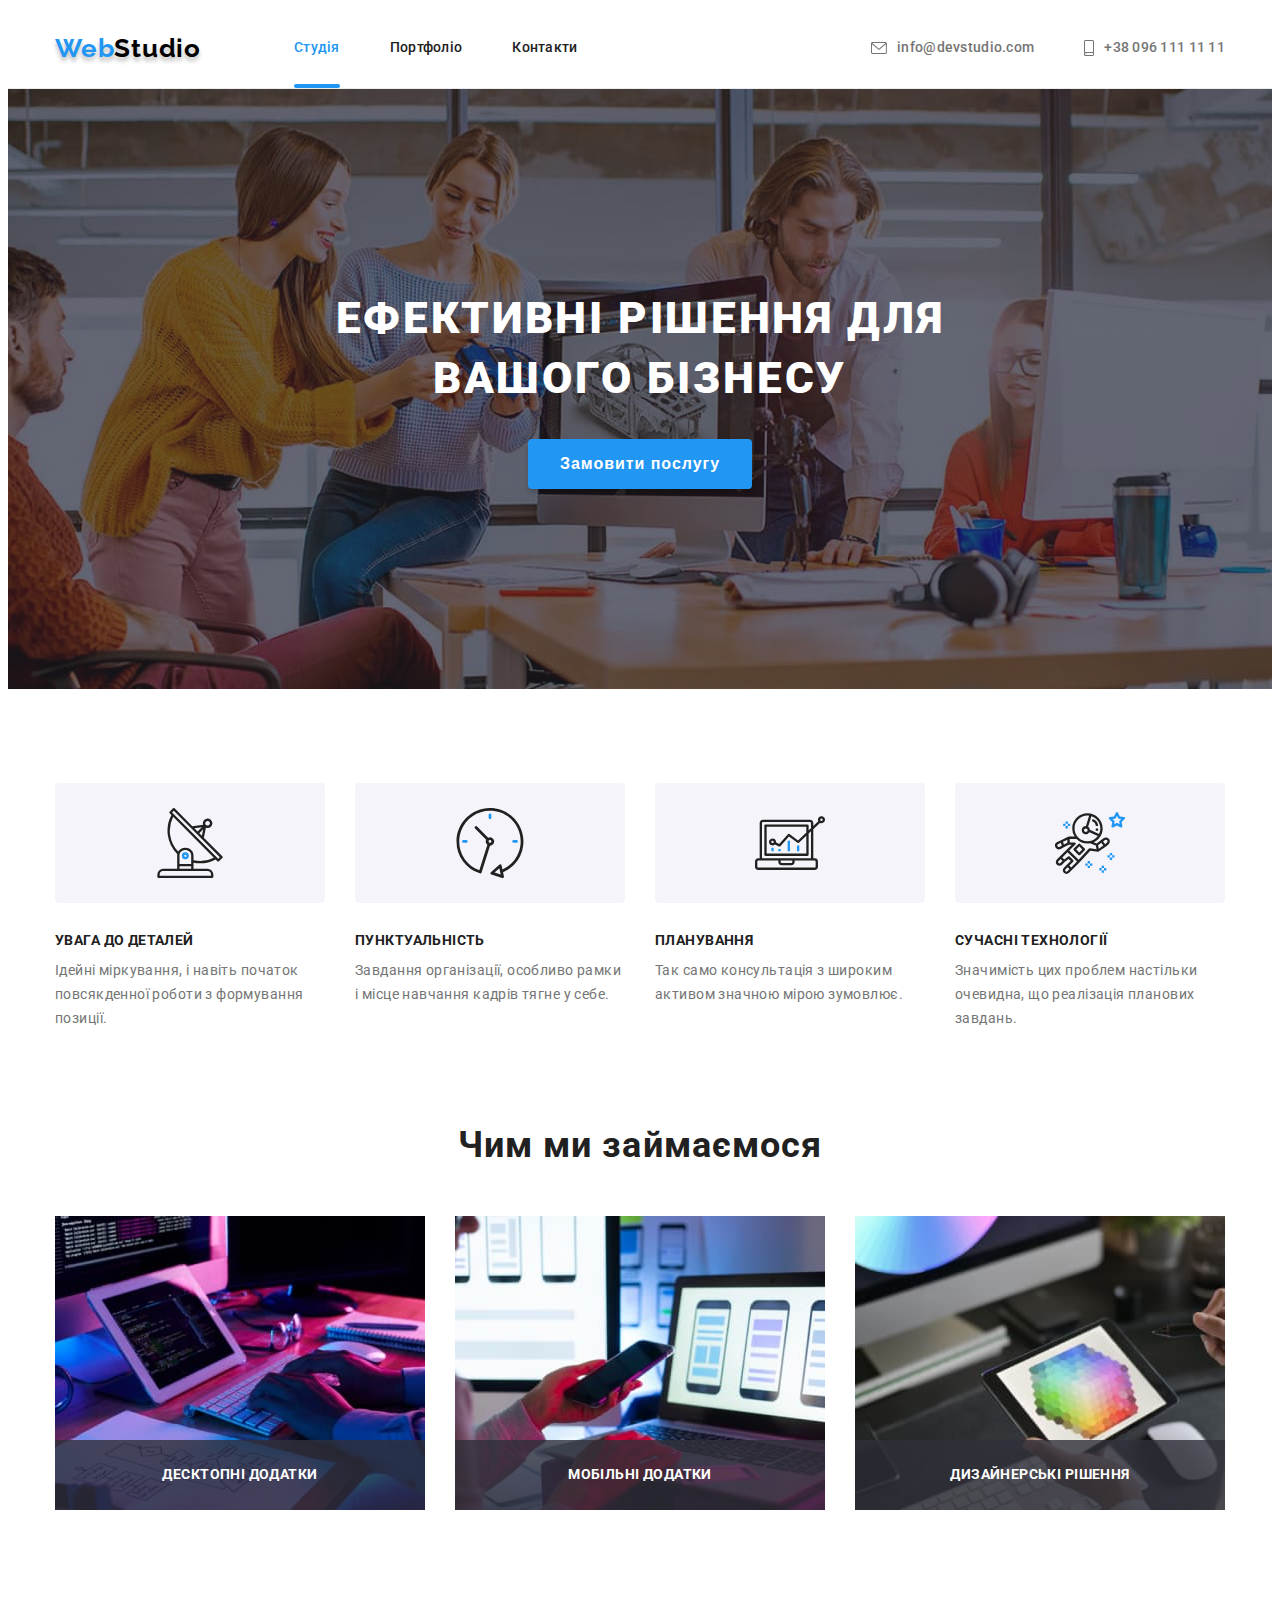
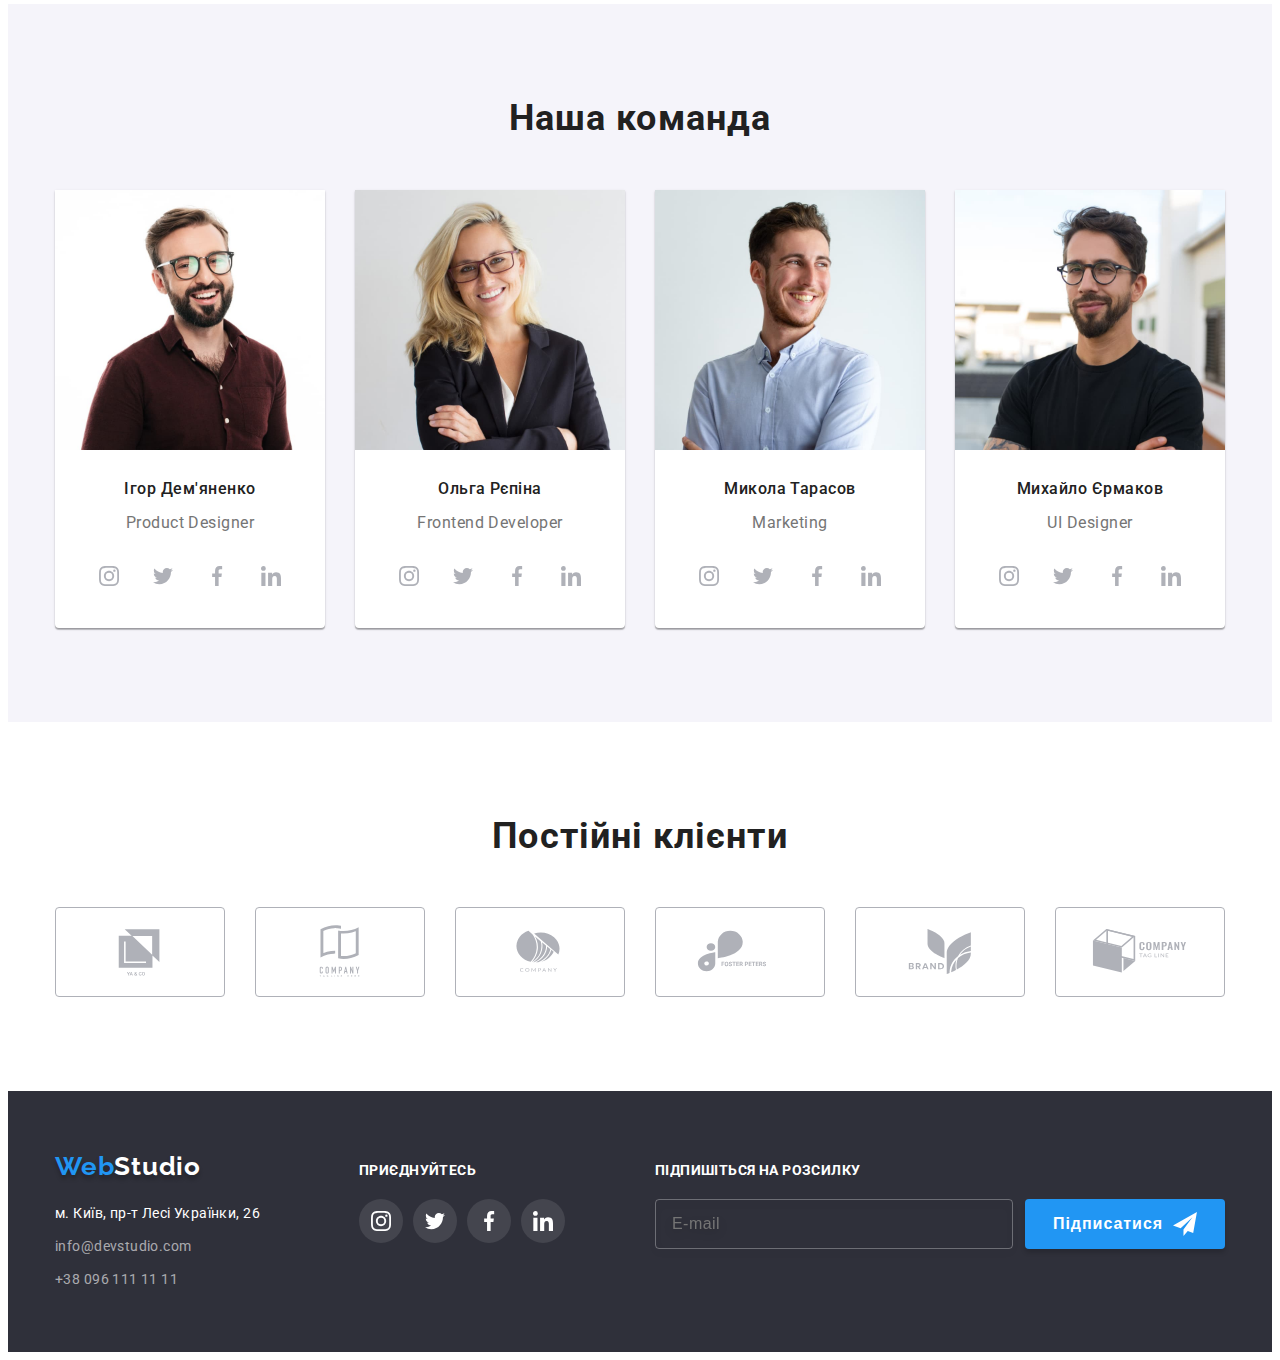
<file: index.html>
<!DOCTYPE html>
<html lang="uk">

<head>
    <meta charset="UTF-8" />
    <meta http-equiv="X-UA-Compatible" content="IE=edge" />
    <meta name="viewport" content="width=device-width, initial-scale=1.0" />
    <title>Студія</title>
    <link rel="preconnect" href="https://fonts.googleapis.com" />
    <link rel="preconnect" href="https://fonts.gstatic.com" crossorigin />
    <link
        href="https://fonts.googleapis.com/css2?family=Raleway:wght@700&family=Roboto:wght@400;500;700;900&display=swap"
        rel="stylesheet" />
    <!-- Normalize -->
    <link rel="stylesheet" href="https://cdnjs.cloudflare.com/ajax/libs/modern-normalize/1.1.0/modern-normalize.min.css"
        integrity="sha512-wpPYUAdjBVSE4KJnH1VR1HeZfpl1ub8YT/NKx4PuQ5NmX2tKuGu6U/JRp5y+Y8XG2tV+wKQpNHVUX03MfMFn9Q=="
        crossorigin="anonymous" referrerpolicy="no-referrer" />
    <!-- Styles  -->
    <link rel="stylesheet" href="./css/main.min.css" />
</head>

<body>
    <!--- HEADER --->
    <header class="header">
        <div class="container header__container">
            <nav class="navigation">
                <a class="logo logo--header navigation__logo link" href="./index.html">
                    <span class="logo__type">Web</span>Studio</a>
                <ul class="menu list">
                    <li class="menu__item link">
                        <a class="menu__link link current" href="./index.html"> Студія</a>
                    </li>
                    <li class="menu__item link">
                        <a class="menu__link link" href="./portfolio.html"> Портфоліо</a>
                    </li>
                    <li class="menu__item link">
                        <a class="menu__link link" href="#"> Контакти</a>
                    </li>
                </ul>
            </nav>
            <div class="contact header__contact">
                <ul class="contact__list list">
                    <li class="link">
                        <a class="contact__mail link" href="mailto:info@devstudio.com">
                            <svg class="contact__icon" width="16px" height="12px">
                                <use href="./images/icons.svg#icon-mail"></use>
                            </svg>
                            info@devstudio.com</a>
                    </li>
                    <li class="link">
                        <a class="contact__tel link" href="tel:+380961111111">
                            <svg class="contact__icon" width="10px" height="16px">
                                <use href="./images/icons.svg#icon-smartphone"></use>
                            </svg>
                            +38 096 111 11 11</a>
                    </li>
                </ul>
            </div>
            <button type="button" class="menu-open " data-menu-open>
                <svg class="icon-menu" width="40" height="40">
                    <use href="./images/icons.svg#icon-menu"></use>
                </svg>
            </button>
        </div>

        <div class="mob-menu is-hidden" data-menu>
            <div class="container">
                <div class="mob-menu-top">
                    <button type="button" class="mob-menu-close " data-menu-close>
                        <svg class="icon-close-mob" width="24" height="24">
                            <use href="./images/icons.svg#icon-close-black"></use>
                        </svg>
                    </button>
                    <ul class="mob-menu-list list">
                        <li class="mob-menu-item link">
                            <a class="mob-menu-link link mob-current" href="./index.html"> Студія</a>
                        </li>
                        <li class="mob-menu-item link">
                            <a class="mob-menu-link link" href="./portfolio.html"> Портфоліо</a>
                        </li>
                        <li class="mob-menu-item link">
                            <a class="mob-menu-link link" href="#"> Контакти</a>
                        </li>
                    </ul>
                </div>
                <div class="mob-menu-bottom">
                    <div class="mob-contact">
                        <ul class="mob-contact-list list">
                            <li class="mob-contact-item link">
                                <a class="mob-contact-tel link" href="tel:+380961111111"> +38 096 111 11 11</a>
                            </li>
                            <li class="mob-contact-item link">
                                <a class="mob-contact-mail link" href="mailto:info@devstudio.com">
                                    info@devstudio.com</a>
                            </li>
                        </ul>
                    </div>
                    <ul class="mob-soc-list list">
                        <li class="mob-soc-item">
                            <a href="" class="mob-soc-link link"> Instagram </a>
                        </li>
                        <li class="mob-soc-item">
                            <a href="" class="mob-soc-link link"> Twitter </a>
                        </li>
                        <li class="mob-soc-item">
                            <a href="" class="mob-soc-link link"> Facebook </a>
                        </li>
                        <li class="mob-soc-item">
                            <a href="" class="mob-soc-link link"> LinkedIn </a>
                        </li>
                    </ul>
                </div>
            </div>
        </div>
    </header>

    <!-- Main banner -->
    <main>
        <!-- Unique page content -->
        <section class="hero section">
            <div class="container">
                <h1 class="hero__title">Ефективні рішення для вашого бізнесу</h1>
                <button type="button" class="btn btn--hero" data-modal-open>Замовити послугу</button>
            </div>
        </section>
        <!-- Our advantages -->
        <section class="feature section">
            <div class="container">
                <h2 class="visually-hidden">Наші переваги</h2>
                <ul class="feature feature__list list">
                    <li class="feature__item">
                        <div class="feature__icon">
                            <svg width="70px" height="70px">
                                <use href="./images/icons.svg#icon-antenna-1"></use>
                            </svg>
                        </div>
                        <h3 class="feature__title">Увага до деталей</h3>
                        <p class="featute__text">
                            Ідейні міркування, і навіть початок повсякденної роботи з формування позиції.
                        </p>
                    </li>
                    <li class="feature__item">
                        <div class="feature__icon">
                            <svg width="70px" height="70px">
                                <use href="./images/icons.svg#icon-clock-1"></use>
                            </svg>
                        </div>
                        <h3 class="feature__title">Пунктуальність</h3>
                        <p class="featute__text">
                            Завдання організації, особливо рамки і місце навчання кадрів тягне у себе.
                        </p>
                    </li>

                    <li class="feature__item">
                        <div class="feature__icon">
                            <svg width="70px" height="70px">
                                <use href="./images/icons.svg#icon-diagram-1"></use>
                            </svg>
                        </div>
                        <h3 class="feature__title">Планування</h3>
                        <p class="featute__text">
                            Так само консультація з широким активом значною мірою зумовлює.
                        </p>
                    </li>

                    <li class="feature__item">
                        <div class="feature__icon">
                            <svg width="70px" height="70px">
                                <use href="./images/icons.svg#icon-astronaut-1"></use>
                            </svg>
                        </div>
                        <h3 class="feature__title">Сучасні технології</h3>
                        <p class="featute__text">
                            Значимість цих проблем настільки очевидна, що реалізація планових завдань.
                        </p>
                    </li>
                </ul>
            </div>
        </section>
        <!-- What are we doing? -->
        <section class="work section">
            <div class="container">
                <h2 class="section-title">Чим ми займаємося</h2>
                <ul class="work-list">
                    <li class="work-item list">
                        <picture>
                            <source srcset="./images/general/img_1.jpg 1x, 
                 ./images/general/img_1-2x.jpg 2x" media="(min-width: 1200px)" />
                            <img class="work-item-img" src="./images/general/img_1.jpg" alt="офіс веб студії"
                                width="370" height="294" />
                        </picture>


                        <p class="work-title-wrapper">Десктопні додатки</p>
                    </li>
                    <li class="work-item list">
                        <picture>
                            <source srcset="./images/general/box_2.jpg 1x, 
                 ./images/general/box_2-2x.jpg 2x" media="(min-width: 1200px)" />
                            <img class="work-item-img" src="./images/general/box_2.jpg" alt="офіс веб студії"
                                width="370" height="294" />
                        </picture>

                        <p class="work-title-wrapper">Мобільні додатки</p>
                    </li>
                    <li class="work-item list">
                        <picture>
                            <source srcset="./images/general/box_3.jpg 1x, 
                 ./images/general/box_3-2x.jpg 2x" media="(min-width: 1200px)" />
                            <img class="work-item-img" src="./images/general/box_3.jpg" alt="офіс веб студії"
                                width="370" height="294" />
                        </picture>

                        <p class="work-title-wrapper">Дизайнерські рішення</p>
                    </li>
                </ul>
            </div>
        </section>
        <!-- Our team -->
        <section class="team section">
            <div class="container">
                <h2 class="section-title">Наша команда</h2>
                <ul class="team-list list">
                    <li class="team-item">
                        <picture>
                            <source srcset="./images/team/team-card-1.jpg 1x, 
                  ./images/team/team-card-1-2x.jpg 2x" media="(min-width: 1200px)" />
                            <source srcset="
                    ./images/team/team-card-1-tab.jpg    1x,
                    ./images/team/team-card-1-tab-2x.jpg 2x
                  " media="(min-width: 768px)" />
                            <source srcset="
                    ./images/team/team-card-1-mob.jpg    1x,
                    ./images/team/team-card-1-mob-2x.jpg 2x
                  " media="(max-width: 767px)" />
                            <img src="./images/team/team-card-1-mob.jpg" alt="фото Ігоря Дем'яненка (Product Designer)"
                                width="450" height="260" />
                        </picture>

                        <div class="team-wrap">
                            <h3 class="team-item-title">Ігор Дем'яненко</h3>
                            <p class="team-text" lang="en">Product Designer</p>
                            <ul class="team-soc-list list">
                                <li class="team-soc-item">
                                    <a href="" class="team-soc-link link">
                                        <svg class="team-soc-icon" width="20px" height="20px">
                                            <use href="./images/icons.svg#icon-instagram"></use>
                                        </svg>
                                    </a>
                                </li>
                                <li class="team-soc-item">
                                    <a href="" class="team-soc-link link">
                                        <svg class="team-soc-icon" width="20px" height="20px">
                                            <use href="./images/icons.svg#icon-twitter"></use>
                                        </svg>
                                    </a>
                                </li>
                                <li class="team-soc-item">
                                    <a href="" class="team-soc-link link">
                                        <svg class="team-soc-icon" width="20px" height="20px">
                                            <use href="./images/icons.svg#icon-facebook"></use>
                                        </svg>
                                    </a>
                                </li>
                                <li class="team-soc-item">
                                    <a href="" class="team-soc-link link">
                                        <svg class="team-soc-icon" width="20px" height="20px">
                                            <use href="./images/icons.svg#icon-linkedin"></use>
                                        </svg>
                                    </a>
                                </li>
                            </ul>
                        </div>
                    </li>
                    <li class="team-item">
                        <picture>
                            <source srcset="./images/team/team-card-2.jpg 1x, ./images/team/team-card-2-2x.jpg 2x"
                                media="(min-width: 1200px)" />
                            <source srcset="
                    ./images/team/team-card-2-tab.jpg    1x,
                    ./images/team/team-card-2-tab-2x.jpg 2x
                  " media="(min-width: 768px)" />
                            <source srcset="
                    ./images/team/team-card-2-mob.jpg    1x,
                    ./images/team/team-card-2-mob-2x.jpg 2x
                  " media="(max-width: 767px)" />

                            <img src="./images/team/team-card-2-mob.jpg" alt="фото Ольги Рєпіної (Frontend Developer) "
                                width="450" height="260" />
                        </picture>

                        <div class="team-wrap">
                            <h3 class="team-item-title">Ольга Рєпіна</h3>
                            <p class="team-text" lang="en">Frontend Developer</p>

                            <ul class="team-soc-list list">
                                <li class="team-soc-item">
                                    <a href="" class="team-soc-link link">
                                        <svg class="team-soc-icon" width="20px" height="20px">
                                            <use href="./images/icons.svg#icon-instagram"></use>
                                        </svg>
                                    </a>
                                </li>
                                <li class="team-soc-item">
                                    <a href="" class="team-soc-link link">
                                        <svg class="team-soc-icon" width="20px" height="20px">
                                            <use href="./images/icons.svg#icon-twitter"></use>
                                        </svg>
                                    </a>
                                </li>
                                <li class="team-soc-item">
                                    <a href="" class="team-soc-link link">
                                        <svg class="team-soc-icon" width="20px" height="20px">
                                            <use href="./images/icons.svg#icon-facebook"></use>
                                        </svg>
                                    </a>
                                </li>
                                <li class="team-soc-item">
                                    <a href="" class="team-soc-link link">
                                        <svg class="team-soc-icon" width="20px" height="20px">
                                            <use href="./images/icons.svg#icon-linkedin"></use>
                                        </svg>
                                    </a>
                                </li>
                            </ul>
                        </div>
                    </li>
                    <li class="team-item">
                        <picture>
                            <source srcset="./images/team/team-card-3.jpg 1x, 
                  ./images/team/team-card-3-2x.jpg 2x" media="(min-width: 1200px)" />
                            <source srcset="
                    ./images/team/team-card-3-tab.jpg    1x,
                    ./images/team/team-card-3-tab-2x.jpg 2x
                  " media="(min-width: 767px)" />
                            <source srcset="
                    ./images/team/team-card-3-mob.jpg    1x,
                    ./images/team/team-card-3-mob-2x.jpg 2x
                  " media="(max-width: 768px)" />

                            <img src="./images/team/team-card-3-mob.jpg" alt="фото Микола Тарасов (Marketing) "
                                width="450" height="260" />
                        </picture>

                        <div class="team-wrap">
                            <h3 class="team-item-title">Микола Тарасов</h3>
                            <p class="team-text" lang="en">Marketing</p>
                            <ul class="team-soc-list list">
                                <li class="team-soc-item">
                                    <a href="" class="team-soc-link link">
                                        <svg class="team-soc-icon" width="20px" height="20px">
                                            <use href="./images/icons.svg#icon-instagram"></use>
                                        </svg>
                                    </a>
                                </li>
                                <li class="team-soc-item">
                                    <a href="" class="team-soc-link link">
                                        <svg class="team-soc-icon" width="20px" height="20px">
                                            <use href="./images/icons.svg#icon-twitter"></use>
                                        </svg>
                                    </a>
                                </li>
                                <li class="team-soc-item">
                                    <a href="" class="team-soc-link link">
                                        <svg class="team-soc-icon" width="20px" height="20px">
                                            <use href="./images/icons.svg#icon-facebook"></use>
                                        </svg>
                                    </a>
                                </li>
                                <li class="team-soc-item">
                                    <a href="" class="team-soc-link link">
                                        <svg class="team-soc-icon" width="20px" height="20px">
                                            <use href="./images/icons.svg#icon-linkedin"></use>
                                        </svg>
                                    </a>
                                </li>
                            </ul>
                        </div>
                    </li>
                    <li class="team-item">
                        <picture>
                            <source srcset="./images/team/team-card-4.jpg 1x, 
                  ./images/team/team-card-4-2x.jpg 2x" media="(min-width: 1200px)" />
                            <source srcset="
                    ./images/team/team-card-4-tab.jpg    1x,
                    ./images/team/team-card-4-tab-2x.jpg 2x
                  " media="(min-width: 768px)" />
                            <source srcset="
                    ./images/team/team-card-4-mob.jpg    1x,
                    ./images/team/team-card-4-mob-2x.jpg 2x
                  " media="(max-width: 767px)" />

                            <img src="./images/team/team-card-4-mob.jpg" alt="фото Михайла Єрмакова (UI Designer) "
                                width="450" height="260" />
                        </picture>
                        <div class="team-wrap">
                            <h3 class="team-item-title">Михайло Єрмаков</h3>
                            <p class="team-text" lang="en">UI Designer</p>
                            <ul class="team-soc-list list">
                                <li class="team-soc-item">
                                    <a href="" class="team-soc-link link">
                                        <svg class="team-soc-icon" width="20px" height="20px">
                                            <use href="./images/icons.svg#icon-instagram"></use>
                                        </svg>
                                    </a>
                                </li>
                                <li class="team-soc-item">
                                    <a href="" class="team-soc-link link">
                                        <svg class="team-soc-icon" width="20px" height="20px">
                                            <use href="./images/icons.svg#icon-twitter"></use>
                                        </svg>
                                    </a>
                                </li>
                                <li class="team-soc-item">
                                    <a href="" class="team-soc-link link">
                                        <svg class="team-soc-icon" width="20px" height="20px">
                                            <use href="./images/icons.svg#icon-facebook"></use>
                                        </svg>
                                    </a>
                                </li>
                                <li class="team-soc-item">
                                    <a href="" class="team-soc-link link">
                                        <svg class="team-soc-icon" width="20px" height="20px">
                                            <use href="./images/icons.svg#icon-linkedin"></use>
                                        </svg>
                                    </a>
                                </li>
                            </ul>
                        </div>
                    </li>
                </ul>
            </div>
        </section>
        <!-- Clients -->
        <section class="section">
            <div class="container">
                <h2 class="section-title">Постійні клієнти</h2>
                <ul class="test-list list">
                    <li class="test-item">
                        <a href="" class="test-link link">
                            <svg class="test-soc-icon" width="106px" height="60px">
                                <use href="./images/icons.svg#icon-logo-1"></use>
                            </svg>
                        </a>
                    </li>
                    <li class="test-item">
                        <a href="" class="test-link link">
                            <svg class="test-soc-icon" width="106px" height="60px">
                                <use href="./images/icons.svg#icon-logo-2"></use>
                            </svg>
                        </a>
                    </li>
                    <li class="test-item">
                        <a href="" class="test-link link">
                            <svg class="test-soc-icon" width="106px" height="60px">
                                <use href="./images/icons.svg#icon-logo-3"></use>
                            </svg>
                        </a>
                    </li>
                    <li class="test-item">
                        <a href="" class="test-link link">
                            <svg class="test-soc-icon" width="106px" height="60px">
                                <use href="./images/icons.svg#icon-logo-4"></use>
                            </svg>
                        </a>
                    </li>
                    <li class="test-item">
                        <a href="" class="test-link link">
                            <svg class="test-soc-icon" width="106px" height="60px">
                                <use href="./images/icons.svg#icon-logo-5"></use>
                            </svg>
                        </a>
                    </li>
                    <li class="test-item">
                        <a href="" class="test-link link">
                            <svg class="test-soc-icon" width="106px" height="60px">
                                <use href="./images/icons.svg#icon-logo-6"></use>
                            </svg>
                        </a>
                    </li>
                </ul>
            </div>
        </section>
    </main>
    <!-- footer of the page -->
    <footer class="footer">
        <div class="container footer-container">
            <div class="footer-tablet container">
                <div class="contacts">
                    <a class="logo logo--footer link" href="./index.html">
                        <span class="logo__type">Web</span>Studio</a>
                    <address class="footer-adress">
                        <ul class="footer-list">
                            <li class="footer-item list">
                                <a class="footer-item-link link" href="https://goo.gl/maps/CPtrU1FHBa2aNyZL9"
                                    target="_blank" rel="noopener noreferrer nofollow">
                                    м. Київ, пр-т Лесі Українки, 26</a>
                            </li>
                            <li class="footer-item list">
                                <a class="footer-mail-link link" href="mailto:info@devstudio.com">
                                    info@devstudio.com
                                </a>
                            </li>
                            <li class="footer-item list">
                                <a class="footer-tel-link link" href="tel:+380961111111"> +38 096 111 11 11</a>
                            </li>
                        </ul>
                    </address>
                </div>

                <div class="container-socials">
                    <h2 class="socials">Приєднуйтесь</h2>
                    <ul class="footer-soc-list list">
                        <li class="footer-soc-item">
                            <a href="" class="footer-soc-link link">
                                <svg class="footer-soc-icon" width="20px" height="20px">
                                    <use href="./images/icons.svg#icon-instagram"></use>
                                </svg>
                            </a>
                        </li>
                        <li class="footer-soc-item">
                            <a href="" class="footer-soc-link link">
                                <svg class="footer-soc-icon" width="20px" height="20px">
                                    <use href="./images/icons.svg#icon-twitter"></use>
                                </svg>
                            </a>
                        </li>
                        <li class="footer-soc-item">
                            <a href="" class="footer-soc-link link">
                                <svg class="footer-soc-icon" width="20px" height="20px">
                                    <use href="./images/icons.svg#icon-facebook"></use>
                                </svg>
                            </a>
                        </li>
                        <li class="footer-soc-item">
                            <a href="" class="footer-soc-link link">
                                <svg class="footer-soc-icon" width="20px" height="20px">
                                    <use href="./images/icons.svg#icon-linkedin"></use>
                                </svg>
                            </a>
                        </li>
                    </ul>
                </div>
            </div>
            <div class="container-form">
                <form class="footer-form">
                    <div class="footer-field">
                        <div class="footer-label-wrap">
                            <label for="footer-email" class="footer-label"> Підпишіться на розсилку </label>
                        </div>
                        <div class="footer-form-wrap">
                            <input type="email" name="fotter-email" class="footer-input" placeholder="E-mail"
                                id="footer-email" required />
                            <button type="submit" class="btn footer-btn">
                                Підписатися
                                <svg class="footer-icon" width="24px" height="24px">
                                    <use href="./images/icons.svg#icon-icon-send-1"></use>
                                </svg>
                            </button>
                        </div>
                    </div>
                </form>
            </div>
        </div>
    </footer>
    <div class="backdrop is-hidden" data-modal>
        <div class="modal">
            <button type="button" class="modal-close" data-modal-close>
                <svg class="modal-close-icon" width="18" height="18">
                    <use href="./images/icons.svg#icon-close-black"></use>
                </svg>
            </button>
            <p class="modal-title">Залиште свої дані, ми вам передзвонимо</p>
            <form class="modal-form">
                <div class="modal-field">
                    <label for="user-name" class="input-label"> Ім'я </label>
                    <div class="input-wrap">
                        <input type="text" name="user-name" class="modal-input" placeholder id="user-name" required />
                        <svg class="modal-icon" width="18px" height="18px">
                            <use href="./images/icons.svg#icon-person"></use>
                        </svg>
                    </div>
                </div>

                <div class="modal-field">
                    <label for="user-tel" class="input-label"> Телефон</label>
                    <div class="input-wrap">
                        <input type="tel" name="user-tel" class="modal-input" title="+380 (96) 111 11 11" id="user-tel"
                            placeholder required />
                        <svg class="modal-icon" width="18px" height="18px">
                            <use href="./images/icons.svg#icon-phone"></use>
                        </svg>
                    </div>
                </div>

                <div class="modal-field">
                    <label for="user-email" class="input-label"> Пошта</label>
                    <div class="input-wrap">
                        <input type="email" name="user-email" class="modal-input" placeholder required
                            id="user-email" />
                        <svg class="modal-icon" width="18px" height="18px">
                            <use href="./images/icons.svg#icon-email"></use>
                        </svg>
                    </div>
                </div>

                <div class="modal-coment-wrap">
                    <label for="user-coment" class="input-label"> Коментар</label>
                    <div class="input-wrap">
                        <textarea name="user-coment" id="user-coment" class="modal-coment"
                            placeholder="Введіть текст"></textarea>
                    </div>
                </div>

                <div class="modal-checked">
                    <div class="input-wrap">
                        <label class="label">
                            <input type="checkbox" name="license" value="license" class="checkbox" />
                            <span class="checked-icon"> </span>
                            Погоджуюся з розсилкою та приймаю
                            <a href="" class="link"> <span class="check-link"> Умови договору </span></a>
                        </label>
                    </div>
                </div>

                <button type="submit" class="form-btn">Відправити</button>
            </form>
        </div>
    </div>
    <script src="./js/modal.js"></script>
    <script src="./js/menu.js"></script>
</body>

</html>
</file>
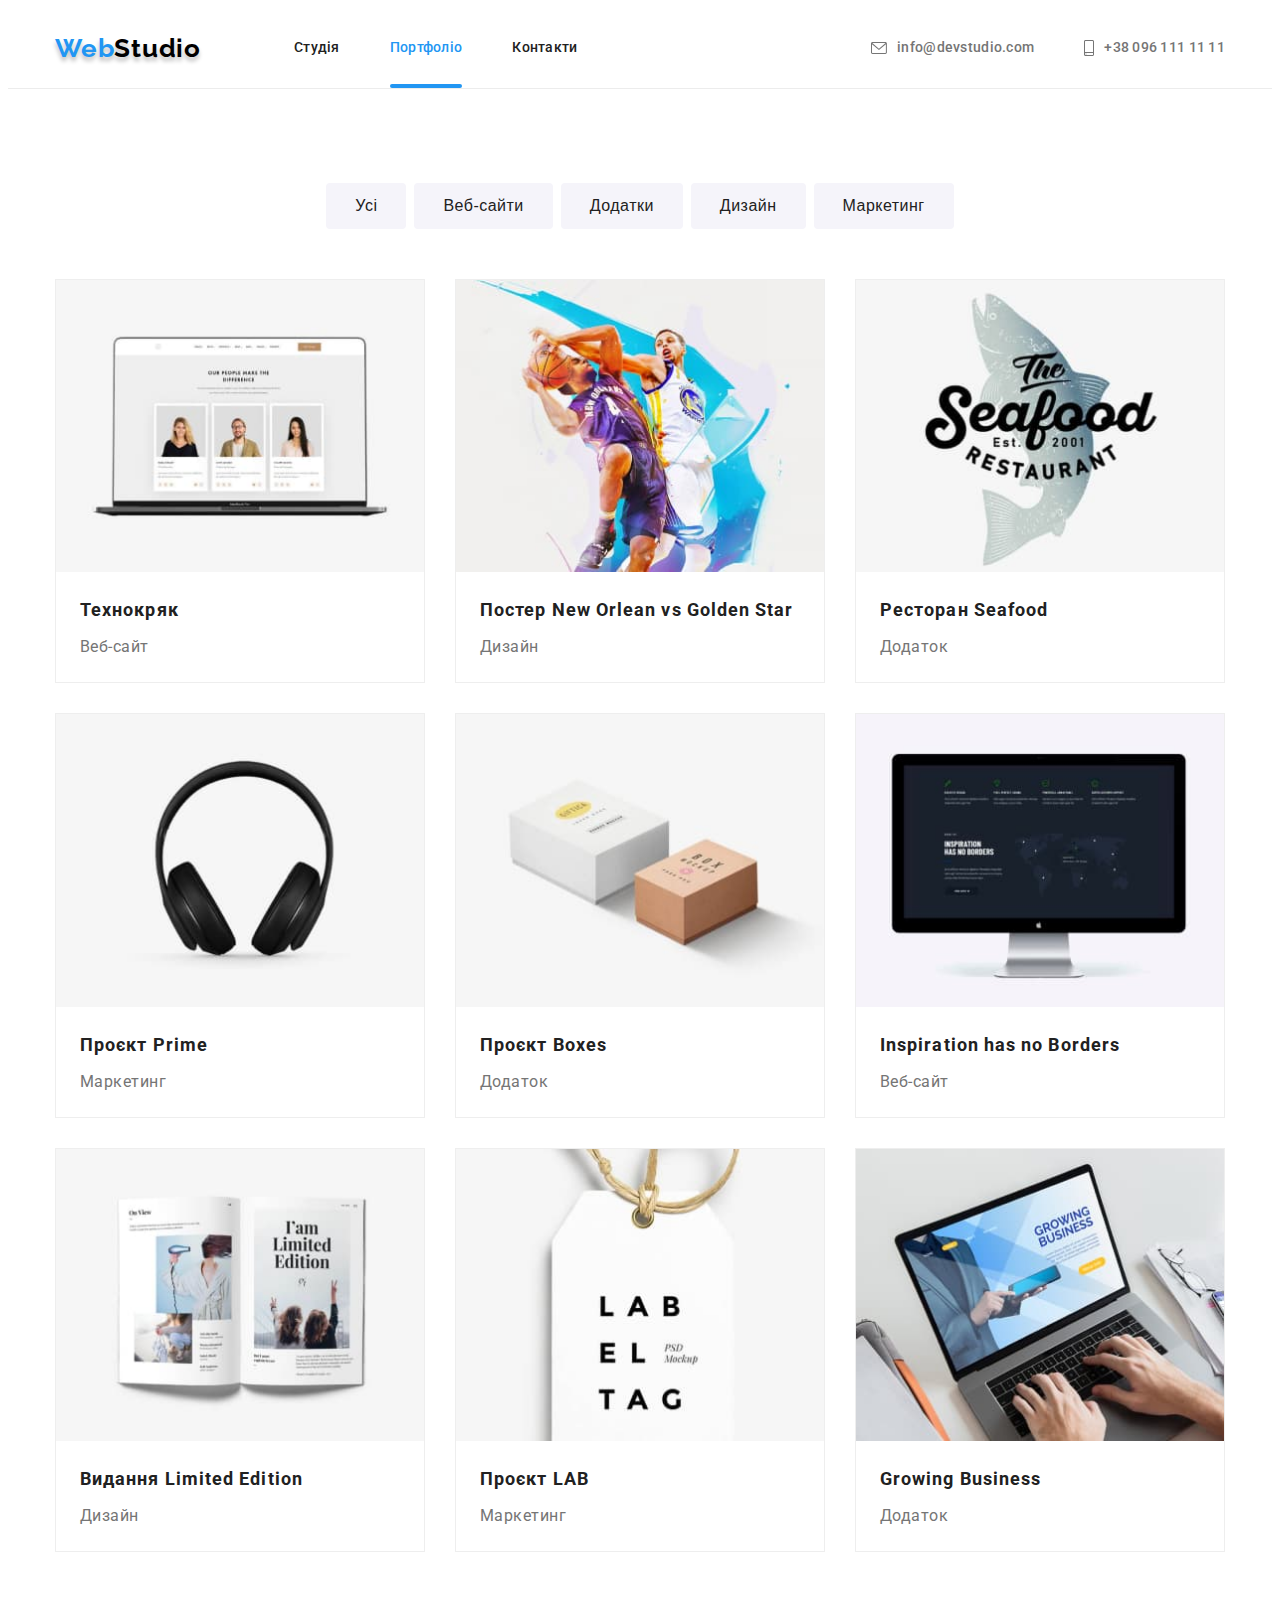
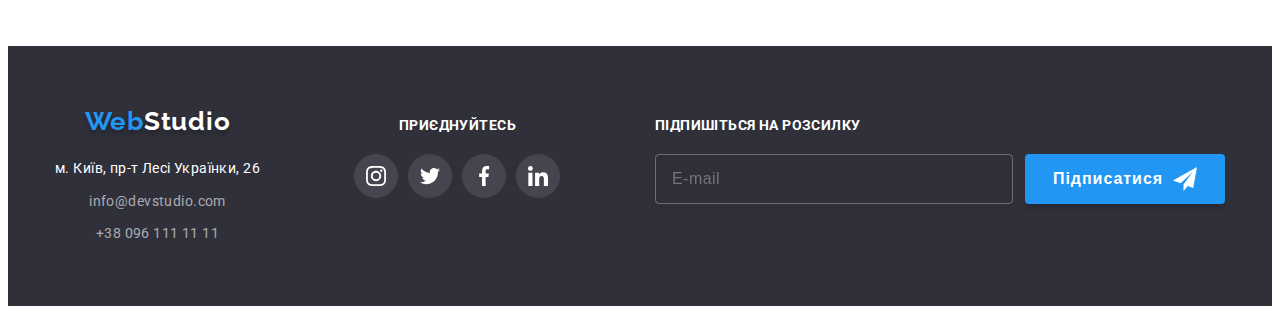
<file: portfolio.html>
<!DOCTYPE html>
<html lang="uk">

<head>
    <meta charset="UTF-8" />
    <meta http-equiv="X-UA-Compatible" content="IE=edge" />
    <meta name="viewport" content="width=device-width, initial-scale=1.0" />
    <title>Портфоліо</title>
    <link rel="preconnect" href="https://fonts.googleapis.com" />
    <link rel="preconnect" href="https://fonts.gstatic.com" crossorigin />
    <link
        href="https://fonts.googleapis.com/css2?family=Raleway:wght@700&family=Roboto:wght@400;500;700;900&display=swap"
        rel="stylesheet" />
    <!-- normalize -->
    <link rel="stylesheet" href="https://cdnjs.cloudflare.com/ajax/libs/modern-normalize/1.1.0/modern-normalize.min.css"
        integrity="sha512-wpPYUAdjBVSE4KJnH1VR1HeZfpl1ub8YT/NKx4PuQ5NmX2tKuGu6U/JRp5y+Y8XG2tV+wKQpNHVUX03MfMFn9Q=="
        crossorigin="anonymous" referrerpolicy="no-referrer" />
    <!-- Styles -->
    <link rel="stylesheet" href="./css/main.min.css" />
</head>

<body>
    <!--- HEADER --->
    <header class="header">
        <div class="container header__container">
            <nav class="navigation">
                <a class="logo  navigation__logo link" href="./index.html">
                    <span class="logo__type">Web</span>Studio</a>
                <ul class="menu list">
                    <li class="menu__item link">
                        <a class="menu__link link " href="./index.html"> Студія</a>
                    </li>
                    <li class="menu__item link">
                        <a class="menu__link link current" href="./portfolio.html"> Портфоліо</a>
                    </li>
                    <li class="menu__item link">
                        <a class="menu__link link" href="#"> Контакти</a>
                    </li>
                </ul>
            </nav>
            <div class="contact header__contact">
                <ul class="contact__list list">
                    <li class=" link">
                        <a class="contact__mail link" href="mailto:info@devstudio.com">
                            <svg class="contact__icon" width="16px" height="12px">
                                <use href="./images/icons.svg#icon-mail"></use>
                            </svg>
                            info@devstudio.com</a>
                    </li>
                    <li class="clink">
                        <a class="contact__tel link" href="tel:+380961111111">
                            <svg class="contact__icon" width="10px" height="16px">
                                <use href="./images/icons.svg#icon-smartphone"></use>
                            </svg>
                            +38 096 111 11 11</a>
                    </li>
                </ul>
            </div>
        </div>
    </header>

    <!-- Main banner -->
    <main>
        <!--- Button menu page filter -->
        <section class="section">
            <div class="container">
                <h1 class="visually-hidden">Фільтр сторінки</h1>
                <ul class="filter-list">
                    <li class="filter-item list">
                        <button class="filter-btn" type="button">Усі</button>
                    </li>
                    <li class="filter-item list">
                        <button class="filter-btn" type="button">Веб-сайти</button>
                    </li>
                    <li class="filter-item list">
                        <button class="filter-btn" type="button">Додатки</button>
                    </li>
                    <li class="filter-item list">
                        <button class="filter-btn" type="button">Дизайн</button>
                    </li>
                    <li class="filter-item list">
                        <button class="filter-btn" type="button">Маркетинг</button>
                    </li>
                </ul>
                <!-- images portfolio -->
                <ul class="gallery-list list">
                    <li class="gallery-item">
                        <a href="#" class="gallery-link">
                            <div class="gallery-top-wrap">
                                <img src="./images/portfolio/port-1.jpg" alt="ноутбук" width="370" height="294" />

                                <p class="gallery-top-text">
                                    Ресурс пропонує комплексні пропозиції з різним рівнем функціоналу та сервісів.
                                    Все це дозволить відвідувачу отримати вичерпні відомості про компанію чи
                                    приватну особу.
                                </p>
                            </div>

                            <div class="gallery-wrap">
                                <h3 class="title">Технокряк</h3>
                                <p class="gallery-text">Веб-сайт</p>
                            </div>
                        </a>
                    </li>
                    <li class="gallery-item">
                        <a href="#" class="gallery-link">
                            <div class="gallery-top-wrap">
                                <img src="./images/portfolio/port-2.jpg" alt="ноутбук" width="370" height="294" />

                                <p class="gallery-top-text">
                                    Ресурс пропонує комплексні пропозиції з різним рівнем функціоналу та сервісів.
                                    Все це дозволить відвідувачу отримати вичерпні відомості про компанію чи
                                    приватну особу.
                                </p>
                            </div>

                            <div class="gallery-wrap">
                                <h3 class="title">Постер New Orlean vs Golden Star</h3>
                                <p class="gallery-text">Дизайн</p>
                            </div>
                        </a>
                    </li>
                    <li class="gallery-item">
                        <a href="#" class="gallery-link">
                            <div class="gallery-top-wrap">
                                <img src="./images/portfolio/port-3.jpg" alt="ноутбук" width="370" height="294" />

                                <p class="gallery-top-text">
                                    Ресурс пропонує комплексні пропозиції з різним рівнем функціоналу та сервісів.
                                    Все це дозволить відвідувачу отримати вичерпні відомості про компанію чи
                                    приватну особу.
                                </p>
                            </div>

                            <div class="gallery-wrap">
                                <h3 class="title">Ресторан Seafood</h3>
                                <p class="gallery-text">Додаток</p>
                            </div>
                        </a>
                    </li>
                    <li class="gallery-item">
                        <a href="#" class="gallery-link">
                            <div class="gallery-top-wrap">
                                <img src="./images/portfolio/port-4.jpg" alt="навушники" width="370" height="294" />

                                <p class="gallery-top-text">
                                    Ресурс пропонує комплексні пропозиції з різним рівнем функціоналу та сервісів.
                                    Все це дозволить відвідувачу отримати вичерпні відомості про компанію чи
                                    приватну особу.
                                </p>
                            </div>

                            <div class="gallery-wrap">
                                <h3 class="title">Проєкт Prime</h3>
                                <p class="gallery-text">Маркетинг</p>
                            </div>
                        </a>
                    </li>
                    <li class="gallery-item">
                        <a href="#" class="gallery-link">
                            <div class="gallery-top-wrap">
                                <img src="./images/portfolio/port-5.jpg" alt="коробки" width="370" height="294" />

                                <p class="gallery-top-text">
                                    Ресурс пропонує комплексні пропозиції з різним рівнем функціоналу та сервісів.
                                    Все це дозволить відвідувачу отримати вичерпні відомості про компанію чи
                                    приватну особу.
                                </p>
                            </div>

                            <div class="gallery-wrap">
                                <h3 class="title">Проєкт Boxes</h3>
                                <p class="gallery-text">Додаток</p>
                            </div>
                        </a>
                    </li>
                    <li class="gallery-item">
                        <a href="#" class="gallery-link">
                            <div class="gallery-top-wrap">
                                <img src="./images/portfolio/port-6.jpg" alt="ноутбук Mac" width="370" height="294" />

                                <p class="gallery-top-text">
                                    Ресурс пропонує комплексні пропозиції з різним рівнем функціоналу та сервісів.
                                    Все це дозволить відвідувачу отримати вичерпні відомості про компанію чи
                                    приватну особу.
                                </p>
                            </div>

                            <div class="gallery-wrap">
                                <h3 class="title" lang="en">Inspiration has no Borders</h3>
                                <p class="gallery-text">Веб-сайт</p>
                            </div>
                        </a>
                    </li>
                    <li class="gallery-item">
                        <a href="#" class="gallery-link">
                            <div class="gallery-top-wrap">
                                <img src="./images/portfolio/port-7.jpg" alt="журнал" width="370" height="294" />

                                <p class="gallery-top-text">
                                    Ресурс пропонує комплексні пропозиції з різним рівнем функціоналу та сервісів.
                                    Все це дозволить відвідувачу отримати вичерпні відомості про компанію чи
                                    приватну особу.
                                </p>
                            </div>

                            <div class="gallery-wrap">
                                <h3 class="title">Видання Limited Edition</h3>
                                <p class="gallery-text">Дизайн</p>
                            </div>
                        </a>
                    </li>
                    <li class="gallery-item">
                        <a href="#" class="gallery-link">
                            <div class="gallery-top-wrap">
                                <img src="./images/portfolio/port-8.jpg" alt="проєкт" width="370" height="294" />

                                <p class="gallery-top-text">
                                    Ресурс пропонує комплексні пропозиції з різним рівнем функціоналу та сервісів.
                                    Все це дозволить відвідувачу отримати вичерпні відомості про компанію чи
                                    приватну особу.
                                </p>
                            </div>

                            <div class="gallery-wrap">
                                <h3 class="title">Проєкт LAB</h3>
                                <p class="gallery-text">Маркетинг</p>
                            </div>
                        </a>
                    </li>
                    <li class="gallery-item">
                        <a href="# " class="gallery-link">
                            <div class="gallery-top-wrap">
                                <img src="./images/portfolio/port-9.jpg" alt="ноутбук" width="370" height="294" />

                                <p class="gallery-top-text">
                                    Ресурс пропонує комплексні пропозиції з різним рівнем функціоналу та сервісів.
                                    Все це дозволить відвідувачу отримати вичерпні відомості про компанію чи
                                    приватну особу.
                                </p>
                            </div>

                            <div class="gallery-wrap">
                                <h3 class="title" lang="en">Growing Business</h3>
                                <p class="gallery-text">Додаток</p>
                            </div>
                        </a>
                    </li>
                </ul>
            </div>
        </section>
    </main>
    <!-- footer of the page -->
    <footer class="footer">
        <div class="container footer-container">
            <div class="contacts">
                <a class="logo logo--footer link" href="./index.html">
                    <span class="logo__type">Web</span>Studio</a>
                <address class="footer-adress">
                    <ul class="footer-list">
                        <li class="footer-item list">
                            <a class="footer-item-link link" href="https://goo.gl/maps/CPtrU1FHBa2aNyZL9"
                                target="_blank" rel="noopener noreferrer nofollow">
                                м. Київ, пр-т Лесі Українки, 26</a>
                        </li>
                        <li class="footer-item list">
                            <a class="footer-mail-link link" href="mailto:info@devstudio.com">
                                info@devstudio.com
                            </a>
                        </li>
                        <li class="footer-item list">
                            <a class="footer-tel-link link" href="tel:+380961111111"> +38 096 111 11 11</a>
                        </li>
                    </ul>
                </address>
            </div>

            <div class="container-socials">
                <h2 class="socials">Приєднуйтесь</h2>
                <ul class="footer-soc-list list">
                    <li class="footer-soc-item">
                        <a href="" class="footer-soc-link link">
                            <svg class="footer-soc-icon" width="20px" height="20px">
                                <use href="./images/icons.svg#icon-instagram"></use>
                            </svg>
                        </a>
                    </li>
                    <li class="footer-soc-item">
                        <a href="" class="footer-soc-link link">
                            <svg class="footer-soc-icon" width="20px" height="20px">
                                <use href="./images/icons.svg#icon-twitter"></use>
                            </svg>
                        </a>
                    </li>
                    <li class="footer-soc-item">
                        <a href="" class="footer-soc-link link">
                            <svg class="footer-soc-icon" width="20px" height="20px">
                                <use href="./images/icons.svg#icon-facebook"></use>
                            </svg>
                        </a>
                    </li>
                    <li class="footer-soc-item">
                        <a href="" class="footer-soc-link link">
                            <svg class="footer-soc-icon" width="20px" height="20px">
                                <use href="./images/icons.svg#icon-linkedin"></use>
                            </svg>
                        </a>
                    </li>
                </ul>
            </div>
            <div class="container-form">
                <form class="footer-form">
                    <div class="footer-field">
                        <div class="footer-label-wrap">
                            <label for="footer-email" class="footer-label"> Підпишіться на розсилку </label>
                        </div>
                        <div class="footer-form-wrap">
                            <input type="email" name="fotter-email" class="footer-input" placeholder="E-mail"
                                id="footer-email" required />
                            <button type="button" class="footer-btn">
                                Підписатися
                                <div>
                                    <svg class="footer-icon" width="24px" height="24px">
                                        <use href="./images/icons.svg#icon-icon-send-1"></use>
                                    </svg>
                                </div>
                            </button>
                        </div>
                    </div>
                </form>
            </div>
        </div>
    </footer>
</body>

</html>
</file>
<file: css/main.min.css>
.gallery-link,.filter-btn,.footer-input:placeholder,.footer-soc-icon,.footer-soc-link,.test-soc-icon,.test-link,.team-soc-link,.team-soc-icon,.modal-coment,.modal-input,.modal-icon,.modal-close-icon,.btn--hero{-webkit-transition-duration:var(--trans-time);transition-duration:var(--trans-time);-webkit-transition-timing-function:var(--tnas-funct);transition-timing-function:var(--tnas-funct)}:root{--primary-background-color: #ffffff;--second-backgraund-color: #f5f4fa;--accent-bgc: #2f303a;--primary-text: #757575;--second-text-color: #212121;--accent-text-color: #2196f3;--accent-btn: #188ce8;--text-black: #000000;--link-color: rgba(255, 255, 255, 0.6);--list-color: #eeeeee;--btn-shadow: rgba(0, 0, 0, 0.15);--header-linr: #ececec;--bcg-icon: #afb1b8;--trans: color 250ms cubic-bezier(0.4, 0, 0.2, 1);--trans-time: 250ms;--tnas-funct: cubic-bezier(0.4, 0, 0.2, 1);--overl: rgba(33, 150, 243, 0.9)}.visually-hidden{position:absolute;white-space:nowrap;width:1px;height:1px;overflow:hidden;border:0;padding:0;clip:rect(0 0 0 0);-webkit-clip-path:inset(50%);clip-path:inset(50%);margin:-1px}html{-webkit-box-sizing:border-box;box-sizing:border-box}*,*::before,*::after{-webkit-box-sizing:inherit;box-sizing:inherit}body{font-family:"Roboto",sans-serif;background:var(--primary-background-color);font-size:14px;color:var(--second-text-color)}.link{text-decoration:none}.list{list-style:none}section{padding-top:60px;padding-bottom:60px}@media screen and (min-width: 1200px){section{padding-top:94px;padding-bottom:94px}}.is-hidden{visibility:hidden;opacity:0;pointer-events:none}p,h1,h2,h3,h4,h5,h6{margin:0}ul{margin:0;padding-left:0}button{cursor:pointer}address{font-style:normal}img{display:block;max-width:100%;height:auto;min-width:100%}.container{width:100%;margin-left:auto;margin-right:auto;padding-left:15px;padding-right:15px}@media screen and (min-width: 480px){.container{max-width:480px}}@media screen and (min-width: 768px){.container{max-width:768px}}@media screen and (min-width: 1200px){.container{max-width:1200px}}.btn{font-weight:700;font-size:16px;line-height:1.88;display:-webkit-box;display:-ms-flexbox;display:flex;-webkit-box-align:center;-ms-flex-align:center;align-items:center;text-align:center;letter-spacing:.06em;border:none;color:var(--primary-background-color);background:var(--accent-text-color);-webkit-box-shadow:0px 4px 4px var(--btn-shadow);box-shadow:0px 4px 4px var(--btn-shadow);border-radius:4px;margin:0 auto}.btn--hero{min-width:200px;padding:10px 24px;-webkit-transition-property:backgraund-color,dorder-radius,-webkit-box-shadow;transition-property:backgraund-color,dorder-radius,-webkit-box-shadow;transition-property:backgraund-color,box-shadow,dorder-radius;transition-property:backgraund-color,box-shadow,dorder-radius,-webkit-box-shadow}.btn--hero:hover,.btn--hero:focus{background:var(--accent-text-color);-webkit-box-shadow:0px 4px 4px var(--btn-shadow);box-shadow:0px 4px 4px var(--btn-shadow);border-radius:4px}@media screen and (min-width: 480px){.btn--hero{min-width:200px;padding:10px 24px}}@media screen and (min-width: 768px){.btn--hero{min-width:200px;padding:10px 24px}}@media screen and (min-width: 1200px){.btn--hero{min-width:216px;padding:10px 32px}}.btn--footer{min-width:200px;height:50px;padding:10px 28px}.logo__type{color:var(--accent-text-color)}.navigation__logo{margin-right:93px}.logo{font-family:"Raleway",sans-serif;font-weight:700;font-size:26px;line-height:1.19;letter-spacing:.03em;color:var(--text-black);text-shadow:0px 4px 4px rgba(0,0,0,.25)}@media screen and (max-width: 768px){.logo{padding-top:15px;padding-bottom:15px}}.logo--header{color:var(--text-black);text-shadow:0px 4px 4px rgba(0,0,0,.25)}.logo--footer{color:var(--primary-background-color);display:inline-block;margin-bottom:20px}.section-title{text-align:center;letter-spacing:.03em;margin-bottom:30px;font-size:28px;line-height:1.17}@media screen and (min-width: 480px){.section-title{margin-bottom:30px}}@media screen and (min-width: 768px){.section-title{margin-bottom:30px}}@media screen and (min-width: 1200px){.section-title{margin-bottom:50px;font-size:36px;line-height:1.16}}.backdrop{width:100%;height:100%;background-color:rgba(0,0,0,.2);position:fixed;top:0;-webkit-transition:opacity var(--trans-time) var(--tnas-funct),visibility var(--trans-time) var(--tnas-funct);transition:opacity var(--trans-time) var(--tnas-funct),visibility var(--trans-time) var(--tnas-funct)}.modal{padding:40px;background:var(--primary-background-color);-webkit-box-shadow:0px 1px 3px rgba(0,0,0,.12),0px 1px 1px rgba(0,0,0,.14),0px 2px 1px rgba(0,0,0,.2);box-shadow:0px 1px 3px rgba(0,0,0,.12),0px 1px 1px rgba(0,0,0,.14),0px 2px 1px rgba(0,0,0,.2);border-radius:4px;position:absolute;top:50%;left:50%;-webkit-transform:translate(-50%, -50%) scaleY(1);transform:translate(-50%, -50%) scaleY(1);-webkit-transition:-webkit-transform 300ms linear;transition:-webkit-transform 300ms linear;transition:transform 300ms linear;transition:transform 300ms linear, -webkit-transform 300ms linear}@media screen and (max-width: 480px){.modal{position:absolute;top:50%;left:50%;-webkit-transform:translate(-50%, -50%);transform:translate(-50%, -50%);max-width:450px;width:100%}}@media screen and (min-width: 480px){.modal{width:450px;max-height:609px}}@media screen and (min-width: 1200px){.modal{width:528px;min-height:581px}}.backdrop .is-hidden .modal{-webkit-transform:translate(-50%, -50%) scaleY(0);transform:translate(-50%, -50%) scaleY(0)}.modal-close{width:30px;height:30px;background:var(--primary-background-color);border:1px solid rgba(0,0,0,.1);border-radius:50%;position:absolute;top:8px;right:8px;display:-webkit-box;display:-ms-flexbox;display:flex;-webkit-box-align:center;-ms-flex-align:center;align-items:center;-webkit-box-pack:center;-ms-flex-pack:center;justify-content:center;cursor:pointer}.modal-close-icon{-webkit-transition-property:fill;transition-property:fill}.modal-close:hover .modal-close-icon,.modal-close:focus .modal-close-icon{fill:var(--accent-text-color)}.modal-title{font-weight:700;font-size:20px;line-height:1.15;text-align:center;letter-spacing:.03em;color:var(--second-text-color);margin-bottom:12px}.modal-field{margin-bottom:10px}.input-wrap{position:relative}.modal-icon{position:absolute;left:12px;top:50%;-webkit-transform:translateY(-50%);transform:translateY(-50%);-webkit-transition-property:fill;transition-property:fill}.modal-input:focus+.modal-icon{fill:var(--accent-text-color)}.modal-input{width:100%;height:40px;border:1px solid rgba(33,33,33,.2);border-radius:4px;padding-left:42px;outline:rgba(0,0,0,0);-webkit-transition-property:border-color;transition-property:border-color}.modal-input:focus{border-color:var(--accent-text-color)}.input-label{display:block;margin-bottom:4px;font-weight:400;font-size:12px;line-height:1.14;letter-spacing:.01em;color:var(--primary-text);opacity:.9}.modal-coment{display:block;width:100%;height:120px;padding:12px 16px;border:1px solid rgba(33,33,33,.2);border-radius:4px;resize:none;font-weight:400;font-size:12px;line-height:1.16;letter-spacing:.01em;color:rgba(117,117,117,.5);outline:rgba(0,0,0,0);-webkit-transition-property:border-color;transition-property:border-color}.modal-coment:focus{border-color:var(--accent-text-color)}.modal-coment:placeholder{font-weight:400;font-size:12px;line-height:1.16;letter-spacing:.01em;color:rgba(117,117,117,.5)}.modal-coment-wrap{margin-bottom:20px}.form-btn{min-width:200px;height:50px;padding:10px 52px;background:var(--accent-btn);-webkit-box-shadow:0px 4px 4px rgba(0,0,0,.15);box-shadow:0px 4px 4px rgba(0,0,0,.15);border-radius:4px;border:none;cursor:pointer;font-weight:700;font-size:16px;line-height:1.88;display:-webkit-box;display:-ms-flexbox;display:flex;-webkit-box-align:center;-ms-flex-align:center;align-items:center;text-align:center;margin:0 auto;letter-spacing:.06em;color:var(--primary-background-color)}.checkbox{-webkit-appearance:none;-moz-appearance:none;appearance:none}.label{font-weight:400;letter-spacing:.03em;color:var(--primary-text);display:-webkit-box;display:-ms-flexbox;display:flex;-webkit-box-align:center;-ms-flex-align:center;align-items:center;-webkit-box-pack:center;-ms-flex-pack:center;justify-content:center}@media screen and (max-width: 480px){.label{text-align:left;font-size:12px;line-height:1.1666666667}}@media screen and (min-width: 480px){.label{text-align:left;font-size:12px;line-height:1.1666666667}}@media screen and (min-width: 1200px){.label{text-align:left;font-size:14px;line-height:1.71}}.check-link{-webkit-text-decoration-line:underline;text-decoration-line:underline;color:var(--accent-text-color);display:-webkit-box;display:-ms-flexbox;display:flex}@media screen and (max-width: 480px){.check-link{text-align:left;font-size:12px;line-height:1.1666666667}}.modal-checked{margin-bottom:30px}.checked-icon{display:inline-block;width:16px;height:15px;border:2px solid var(--second-text-color);border-radius:4px;-webkit-box-pack:center;-ms-flex-pack:center;justify-content:center;-webkit-box-align:center;-ms-flex-align:center;align-items:center;margin-right:7px}.checkbox:focus+.checked-icon{border-color:var(--accent-text-color)}.checkbox:checked+.checked-icon{background-image:url(../images/checked/icon-check.svg);background-color:var(--accent-text-color);background-size:contain;background-origin:border-box;border-color:var(--accent-text-color)}.header{background:var(--primary-background-color);border-bottom-width:1px;border-bottom-style:solid;border-bottom-color:var(--header-linr)}.header__container{display:-webkit-box;display:-ms-flexbox;display:flex}.navigation{display:-webkit-box;display:-ms-flexbox;display:flex;-webkit-box-align:center;-ms-flex-align:center;align-items:center}.menu{display:none;gap:50px}.menu .link.current{color:var(--accent-text-color);position:relative}@media screen and (min-width: 768px){.menu{display:-webkit-box;display:-ms-flexbox;display:flex;gap:50px}.menu .link.current{color:var(--accent-text-color);position:relative}}.menu__link{font-weight:500;line-height:1.14;letter-spacing:.02em;color:var(--second-text-color);-webkit-box-align:center;-ms-flex-align:center;align-items:center;padding:32px 0;display:block;-webkit-transition:var(--trans);transition:var(--trans)}.current::after{background-color:var(--accent-text-color);border-radius:2px;content:"";width:100%;height:4px;position:absolute;display:block;bottom:0}.header__contact{display:none;margin-left:auto;gap:50px}@media screen and (min-width: 768px){.header__contact{display:block;margin-left:auto;gap:50px}}.contact__list{display:none;-webkit-box-align:center;-ms-flex-align:center;align-items:center;gap:50px}@media screen and (min-width: 758px){.contact__list{display:block;-webkit-box-align:center;-ms-flex-align:center;align-items:center;margin-top:21px;margin-left:auto}}@media screen and (min-width: 1200px){.contact__list{display:-webkit-box;display:-ms-flexbox;display:flex;-webkit-box-align:center;-ms-flex-align:center;align-items:center;gap:50px;margin:0}}.contact__mail,.contact__tel{font-weight:500;line-height:1.14;letter-spacing:.02em;color:var(--primary-text);display:-webkit-box;display:-ms-flexbox;display:flex;-webkit-box-align:center;-ms-flex-align:center;align-items:center;-webkit-transition:var(--trans);transition:var(--trans)}.contact__mail:hover,.contact__mail:focus,.contact__tel:hover,.contact__tel:focus{color:var(--accent-text-color)}@media screen and (min-width: 768px){.contact__mail,.contact__tel{padding-bottom:10px}}@media screen and (min-width: 1200px){.contact__mail,.contact__tel{padding:32px 0}}.contact__icon{margin-right:10px;fill:currentColor}.icon-menu{fill:var(--text-black)}.menu-open{border:none;background-color:rgba(0,0,0,0);outline:rgba(0,0,0,0);margin-left:auto}@media screen and (min-width: 768px){.menu-open{display:none}}.mob-menu-close{border:none;background-color:rgba(0,0,0,0);outline:rgba(0,0,0,0);position:absolute;margin-left:auto;display:block;top:10px;right:15px}.mob-menu-close:focus{fill:var(--accent-text-color)}.mob-menu{width:100vw;height:100vh;background-color:var(--primary-background-color);top:0;position:fixed;padding-top:48px;padding-left:40px;padding-bottom:48px}.mob-menu>.container{height:100%;display:-webkit-box;display:-ms-flexbox;display:flex;-webkit-box-orient:vertical;-webkit-box-direction:normal;-ms-flex-direction:column;flex-direction:column;-webkit-box-pack:justify;-ms-flex-pack:justify;justify-content:space-between;overflow:auto}.mob-menu.container{position:relative;padding-top:48px}@media screen and (min-width: 768px){.mob-menu{display:none}}.mob-menu-list{margin-bottom:64px;display:block}.mob-menu-item:not(:last-child){display:block;margin-bottom:32px}.mob-menu-link{font-weight:500;font-size:40px;line-height:1.17;letter-spacing:.02em;color:var(--second-text-color);display:block}.mob-menu-link:focus{color:var(--accent-text-color)}@media screen and (max-width: 480px){.mob-menu-link{font-size:34px}.mob-menu-link.mob-current{color:var(--accent-text-color)}}@media screen and (max-width: 768px){.mob-menu-link.mob-current{color:var(--accent-text-color)}}.mob-contact-item{margin-bottom:32px}.mob-contact-mail{font-weight:500;font-size:24px;line-height:1.16;letter-spacing:.02em;color:var(--primary-text)}@media screen and (max-width: 480px){.mob-contact-mail{font-size:24px}}.mob-contact-tel{font-weight:500;font-size:34px;line-height:1.17;letter-spacing:.02em;color:var(--accent-text-color)}@media screen and (max-width: 479px){.mob-contact-tel{font-size:24px}}.mob-soc-list{display:-webkit-box;display:-ms-flexbox;display:flex;gap:10px}.mob-soc-item:not(:last-child)::after{content:"";padding-right:10px;border-right:1px solid rgba(33,33,33,.2);-webkit-transform:rotate(90deg);transform:rotate(90deg)}.mob-soc-link{font-weight:500;font-size:18px;line-height:1.22;letter-spacing:.02em;color:var(--accent-text-color)}@media screen and (max-width: 479px){.mob-soc-link{font-size:11px}}.hero{background-color:var(--accent-bgc);background-image:-webkit-gradient(linear, left top, right top, from(rgba(47, 48, 58, 0.4)), to(rgba(47, 48, 58, 0.4))),url(../images/hero-bg-mobile.jpg);background-image:linear-gradient(to right, rgba(47, 48, 58, 0.4), rgba(47, 48, 58, 0.4)),url(../images/hero-bg-mobile.jpg);background-repeat:no-repeat;background-position:center;background-size:cover;margin:0 auto}@media screen and (min-width: 480px){.hero{padding:118px 60px}}@media screen and (min-width: 480px)and (min-device-pixel-ratio: 2),screen and (min-width: 480px)and (-webkit-min-device-pixel-ratio: 2),screen and (min-width: 480px)and (min-resolution: 192dpi),screen and (min-width: 480px)and (min-resolution: 2dppx){.hero{background-image:-webkit-gradient(linear, left top, right top, from(rgba(47, 48, 58, 0.4)), to(rgba(47, 48, 58, 0.4))),url(../images/hero-bg-mobile-2x.jpg);background-image:linear-gradient(to right, rgba(47, 48, 58, 0.4), rgba(47, 48, 58, 0.4)),url(../images/hero-bg-mobile-2x.jpg)}}@media screen and (min-width: 768px){.hero{padding:118px 204px;background-image:-webkit-gradient(linear, left top, right top, from(rgba(47, 48, 58, 0.4)), to(rgba(47, 48, 58, 0.4))),url(../images/hero-bg-tab.jpg);background-image:linear-gradient(to right, rgba(47, 48, 58, 0.4), rgba(47, 48, 58, 0.4)),url(../images/hero-bg-tab.jpg)}}@media screen and (min-width: 768px)and (min-device-pixel-ratio: 2),screen and (min-width: 768px)and (-webkit-min-device-pixel-ratio: 2),screen and (min-width: 768px)and (min-resolution: 192dpi),screen and (min-width: 768px)and (min-resolution: 2dppx){.hero{background-image:-webkit-gradient(linear, left top, right top, from(rgba(47, 48, 58, 0.4)), to(rgba(47, 48, 58, 0.4))),url(../images/hero-bg-tab-2x.jpg);background-image:linear-gradient(to right, rgba(47, 48, 58, 0.4), rgba(47, 48, 58, 0.4)),url(../images/hero-bg-tab-2x.jpg)}}@media screen and (min-width: 1200px){.hero{background-image:-webkit-gradient(linear, left top, right top, from(rgba(47, 48, 58, 0.4)), to(rgba(47, 48, 58, 0.4))),url(../images/hero-bg-desk.jpg);background-image:linear-gradient(to right, rgba(47, 48, 58, 0.4), rgba(47, 48, 58, 0.4)),url(../images/hero-bg-desk.jpg);max-width:1600px;padding-top:200px;padding-bottom:200px}}@media screen and (min-width: 1200px)and (min-device-pixel-ratio: 2),screen and (min-width: 1200px)and (-webkit-min-device-pixel-ratio: 2),screen and (min-width: 1200px)and (min-resolution: 192dpi),screen and (min-width: 1200px)and (min-resolution: 2dppx){.hero{background-image:-webkit-gradient(linear, left top, right top, from(rgba(47, 48, 58, 0.4)), to(rgba(47, 48, 58, 0.4))),url(../images/hero-bg-desk-2x.jpg);background-image:linear-gradient(to right, rgba(47, 48, 58, 0.4), rgba(47, 48, 58, 0.4)),url(../images/hero-bg-desk-2x.jpg)}}.hero__title{font-weight:900;font-size:24px;line-height:1.62;text-align:center;letter-spacing:.06em;text-transform:uppercase;color:var(--primary-background-color);text-align:center;margin:0 auto;margin-bottom:30px;width:100%}@media screen and (min-width: 480px){.hero__title{max-width:360px;font-size:26px}}@media screen and (min-width: 768px){.hero__title{max-width:360px}}@media screen and (min-width: 1200px){.hero__title{max-width:698px;font-weight:900;font-size:44px;line-height:1.36}}.feature__icon{height:120px;background-color:var(--second-backgraund-color);border-radius:4px;display:block;margin-bottom:30px;display:-webkit-box;display:-ms-flexbox;display:flex;-webkit-box-align:center;-ms-flex-align:center;align-items:center;-webkit-box-pack:center;-ms-flex-pack:center;justify-content:center}.feature__title{font-size:14px;line-height:1.14;letter-spacing:.03em;text-transform:uppercase;margin-bottom:10px}@media screen and (max-width: 768px){.feature__title{display:-webkit-box;display:-ms-flexbox;display:flex;-webkit-box-align:center;-ms-flex-align:center;align-items:center;-webkit-box-pack:center;-ms-flex-pack:center;justify-content:center}}.feature__list,.team-list{display:-webkit-box;display:-ms-flexbox;display:flex;-ms-flex-wrap:wrap;flex-wrap:wrap;gap:30px}.featute__text{line-height:1.71;letter-spacing:.03em;color:var(--primary-text)}.feature__item{width:100%}@media screen and (min-width: 768px){.feature__item{width:calc((100% - 30px)/2)}}@media screen and (min-width: 1200px){.feature__item{width:calc((100% - 90px)/4)}}.work{padding-top:0}@media screen and (max-width: 1199px){.work{display:none}}@media screen and (min-width: 1200px){.work{visibility:visible}}.work-list{display:-webkit-box;display:-ms-flexbox;display:flex;gap:30px}.work-item{position:relative}.work-title-wrapper{display:block;text-align:center;font-weight:700;line-height:1.14;letter-spacing:.03em;text-transform:uppercase;color:var(--primary-background-color);width:100%;padding-top:27px;padding-bottom:27px;background:rgba(47,48,58,.8);position:absolute;top:224px}.team{background:var(--second-backgraund-color)}.team-item{background:var(--primary-background-color);-webkit-box-shadow:0px 1px 3px rgba(0,0,0,.12),0px 1px 1px rgba(0,0,0,.14),0px 2px 1px rgba(0,0,0,.2);box-shadow:0px 1px 3px rgba(0,0,0,.12),0px 1px 1px rgba(0,0,0,.14),0px 2px 1px rgba(0,0,0,.2);border-radius:0px 0px 4px 4px;width:100%}@media screen and (min-width: 768px){.team-item{width:calc((100% - 30px)/2)}}@media screen and (min-width: 1200px){.team-item{width:calc((100% - 90px)/4)}}.team-item-title{font-weight:500;font-size:16px;line-height:1.18;text-align:center;letter-spacing:.03em;margin-bottom:10px}.team-text{font-size:16px;line-height:1.8;text-align:center;letter-spacing:.03em;color:var(--primary-text);margin-bottom:16px}.team-wrap{padding-top:30px;padding-bottom:30px}.team-soc-icon{fill:var(--bcg-icon);-webkit-transition-property:fill;transition-property:fill}.team-soc-link:hover .team-soc-icon{fill:var(--primary-background-color)}.team-soc-link:focus .team-soc-icon{fill:var(--primary-background-color)}.team-soc-list{display:-webkit-box;display:-ms-flexbox;display:flex;gap:10px;-webkit-box-pack:center;-ms-flex-pack:center;justify-content:center}.team-soc-item{width:44px;height:44px}.team-soc-link{width:100%;height:100%;border-radius:50%;display:-webkit-box;display:-ms-flexbox;display:flex;-webkit-box-align:center;-ms-flex-align:center;align-items:center;-webkit-box-pack:center;-ms-flex-pack:center;justify-content:center;-webkit-transition-property:background-color;transition-property:background-color}.team-soc-link:hover,.team-soc-link:focus{background-color:var(--accent-text-color)}.test-list{display:-webkit-box;display:-ms-flexbox;display:flex;-ms-flex-wrap:wrap;flex-wrap:wrap;gap:30px}.test-item{height:90px;width:100%}@media screen and (min-width: 480px){.test-item{width:calc((100% - 30px)/2)}}@media screen and (min-width: 768px){.test-item{width:calc((100% - 60px)/3)}}@media screen and (min-width: 1200px){.test-item{width:calc((100% - 150px)/6)}}.test-link{width:100%;height:100%;border:1px solid var(--bcg-icon);border-radius:4px;display:-webkit-box;display:-ms-flexbox;display:flex;-webkit-box-align:center;-ms-flex-align:center;align-items:center;-webkit-box-pack:center;-ms-flex-pack:center;justify-content:center;-webkit-transition-property:border;transition-property:border}.test-link:hover,.test-link:focus{border:1px solid var(--accent-text-color)}.test-soc-icon{fill:var(--bcg-icon);-webkit-transition-property:fill;transition-property:fill}.test-link:hover .test-soc-icon{fill:var(--accent-text-color)}.test-link:focus .test-soc-icon{fill:var(--accent-text-color)}.footer{background:var(--accent-bgc);padding-top:60px;padding-bottom:60px}.footer-container{-webkit-box-pack:justify;-ms-flex-pack:justify;justify-content:space-between;display:-webkit-box;display:-ms-flexbox;display:flex;-ms-flex-wrap:wrap;flex-wrap:wrap;-webkit-box-align:baseline;-ms-flex-align:baseline;align-items:baseline;width:100%}@media screen and (max-width: 480px){.footer-container{-webkit-box-pack:center;-ms-flex-pack:center;justify-content:center;text-align:center}}@media screen and (min-width: 480px){.footer-container{-webkit-box-pack:center;-ms-flex-pack:center;justify-content:center;text-align:center}}@media screen and (min-width: 1200px){.footer-container{max-width:1200px;-webkit-box-align:baseline;-ms-flex-align:baseline;align-items:baseline;-webkit-box-pack:justify;-ms-flex-pack:justify;justify-content:space-between}}@media screen and (min-width: 768px){.footer-tablet{display:-webkit-box;display:-ms-flexbox;display:flex;-ms-flex-pack:distribute;justify-content:space-around;text-align:center;margin-bottom:60px}}@media screen and (min-width: 1200px){.footer-tablet{display:-webkit-box;display:-ms-flexbox;display:flex;gap:70px;text-align:left;-webkit-box-align:baseline;-ms-flex-align:baseline;align-items:baseline;-webkit-box-pack:justify;-ms-flex-pack:justify;justify-content:space-between;margin:0;max-width:510px}.footer-tablet.container{padding:0}}.contacts,.container-socials{margin-bottom:60px}@media screen and (min-width: 768px){.contacts,.container-socials{margin-bottom:0}}@media screen and (min-width: 1200px){.contacts,.container-socials{-ms-flex-pack:distribute;justify-content:space-around}}.footer-item:not(:last-child){font-style:normal;margin-bottom:9px}.footer-item-link{line-height:1.7;letter-spacing:.03em;color:var(--primary-background-color)}.footer-mail-link,.footer-tel-link{line-height:1.71;letter-spacing:.03em;color:var(--link-color);-webkit-transition:var(--trans);transition:var(--trans)}.footer-mail-link:hover,.footer-mail-link:focus,.footer-tel-link:hover,.footer-tel-link:focus{color:var(--accent-text-color)}.adress-title{line-height:1.71;letter-spacing:.03em;color:var(--primary-background-color)}.socials{font-weight:700;font-size:14px;line-height:1.14;letter-spacing:.03em;text-transform:uppercase;color:var(--primary-background-color);margin-bottom:20px}.footer-soc-list{display:-webkit-box;display:-ms-flexbox;display:flex;gap:10px;-webkit-box-pack:center;-ms-flex-pack:center;justify-content:center}.footer-soc-item{width:44px;height:44px}.footer-soc-link{width:100%;height:100%;border-radius:50%;background-color:rgba(255,255,255,.1);display:-webkit-box;display:-ms-flexbox;display:flex;-webkit-box-align:center;-ms-flex-align:center;align-items:center;-webkit-box-pack:center;-ms-flex-pack:center;justify-content:center;-webkit-transition-property:backgraund-color;transition-property:backgraund-color}.footer-soc-link:hover,.footer-soc-link:focus{background-color:var(--accent-text-color)}.footer-soc-icon{fill:var(--primary-background-color);-webkit-transition-property:fill;transition-property:fill}.footer-soc-link:hover .footer-soc-icon{fill:var(--primary-background-color)}.footer-soc-link:focus .footer-soc-icon{fill:var(--primary-background-color)}.footer-btn{min-width:200px;height:50px;padding:10px 28px;color:var(--primary-background-color);background:var(--accent-text-color);-webkit-box-shadow:0px 4px 4px rgba(0,0,0,.15);box-shadow:0px 4px 4px rgba(0,0,0,.15);border-radius:4px;font-weight:700;font-size:16px;line-height:1.88;border:none;display:-webkit-box;display:-ms-flexbox;display:flex;-webkit-box-align:center;-ms-flex-align:center;align-items:center;text-align:center;letter-spacing:.06em}@media screen and (min-width: 1200px){.container-form{text-align:left}}.footer-form-wrap{display:-webkit-box;display:-ms-flexbox;display:flex;-ms-flex-wrap:wrap;flex-wrap:wrap}@media screen and (min-width: 480px){.footer-form-wrap{-webkit-box-pack:center;-ms-flex-pack:center;justify-content:center}}@media screen and (min-width: 1200px){.footer-form-wrap{-ms-flex-wrap:nowrap;flex-wrap:nowrap}}.footer-icon{display:-webkit-box;display:-ms-flexbox;display:flex;-webkit-box-align:center;-ms-flex-align:center;align-items:center;-webkit-box-pack:center;-ms-flex-pack:center;justify-content:center;margin-left:10px}.footer-label{font-weight:700;font-size:14px;line-height:1.14;letter-spacing:.03em;text-transform:uppercase;color:var(--primary-background-color)}.footer-label-wrap{margin-bottom:20px}.footer-input{height:50px;padding-left:16px;margin-right:12px;border:1px solid rgba(255,255,255,.3);-webkit-filter:drop-shadow(0px 4px 4px rgba(0, 0, 0, 0.15));filter:drop-shadow(0px 4px 4px rgba(0, 0, 0, 0.15));border-radius:4px;background-color:rgba(0,0,0,0);font-weight:400;font-size:16px;line-height:1.25;display:-webkit-box;display:-ms-flexbox;display:flex;-webkit-box-align:center;-ms-flex-align:center;align-items:center;letter-spacing:.03em;color:var(--primary-background-color);outline:rgba(0,0,0,0)}.footer-input:focus{border-color:var(--accent-text-color)}.footer-input:placeholder{font-weight:400;font-size:16px;line-height:1.25;display:-webkit-box;display:-ms-flexbox;display:flex;-webkit-box-align:center;-ms-flex-align:center;align-items:center;letter-spacing:.03em;color:rgba(255,255,255,.6);-webkit-transition-property:border-color;transition-property:border-color}@media screen and (max-width: 480px){.footer-input{width:100%;margin-bottom:20px}}@media screen and (min-width: 480px){.footer-input{width:100%;margin-bottom:20px}}@media screen and (min-width: 768px){.footer-input{width:100%;margin-bottom:20px}}@media screen and (min-width: 768px){.footer-input{min-width:358px}}.filter-list{margin-bottom:50px;display:-webkit-box;display:-ms-flexbox;display:flex;display:inline block;-webkit-box-pack:center;-ms-flex-pack:center;justify-content:center;gap:8px}.filter-btn{font-weight:500;font-size:16px;line-height:1.62;text-align:center;letter-spacing:.03em;color:var(--second-text-color);background-color:var(--second-backgraund-color);border-radius:4px;border:4px solid rgba(0,0,0,0);min-width:73px;padding:6px 25px;display:block;-webkit-transition-property:color,backgraund-color,-webkit-box-shadow;transition-property:color,backgraund-color,-webkit-box-shadow;transition-property:color,backgraund-color,box-shadow;transition-property:color,backgraund-color,box-shadow,-webkit-box-shadow}.filter-btn:hover,.filter-btn:focus{color:var(--primary-background-color);background-color:var(--accent-text-color);-webkit-box-shadow:0px 3px 1px rgba(0,0,0,.1),0px 1px 2px rgba(0,0,0,.08),0px 2px 2px rgba(0,0,0,.12);box-shadow:0px 3px 1px rgba(0,0,0,.1),0px 1px 2px rgba(0,0,0,.08),0px 2px 2px rgba(0,0,0,.12)}.gallery-list a{text-decoration:none}.gallery-wrap{padding-top:20px;padding-bottom:20px;padding-left:24px;padding-right:24px}.title{min-width:322px;margin-bottom:4px}.gallery-list .title{font-size:18px;line-height:2;letter-spacing:.06em;color:var(--second-text-color)}.gallery-top-wrap{position:relative;overflow:hidden}.gallery-top-text{font-size:18px;line-height:1.56;letter-spacing:.03em;color:var(--primary-background-color);background-color:var(--overl);padding:63px 24px;position:absolute;top:0;height:100%;-webkit-transform:translateY(100%);transform:translateY(100%);-webkit-transition:-webkit-transform 250ms linear;transition:-webkit-transform 250ms linear;transition:transform 250ms linear;transition:transform 250ms linear, -webkit-transform 250ms linear;overflow:auto}.gallery-link:hover .gallery-top-text{-webkit-transform:translateY(0);transform:translateY(0)}.gallery-item{background:var(--primary-background-color);border:1px solid var(--list-color)}.gallery-list{display:-webkit-box;display:-ms-flexbox;display:flex;-ms-flex-wrap:wrap;flex-wrap:wrap;gap:30px}.gallery-list p.gallery-text{font-size:16px;line-height:1.87;letter-spacing:.03em;color:var(--primary-text)}.gallery-item{width:calc((100% - 60px)/3)}.gallery-link{display:block;-webkit-transition-property:box-shasow;transition-property:box-shasow}.gallery-link:hover,.gallery-link:focus{-webkit-box-shadow:0px 1px 1px rgba(0,0,0,.12),0px 4px 4px rgba(0,0,0,.06),1px 4px 6px rgba(0,0,0,.16);box-shadow:0px 1px 1px rgba(0,0,0,.12),0px 4px 4px rgba(0,0,0,.06),1px 4px 6px rgba(0,0,0,.16)}/*# sourceMappingURL=main.min.css.map */
</file>
